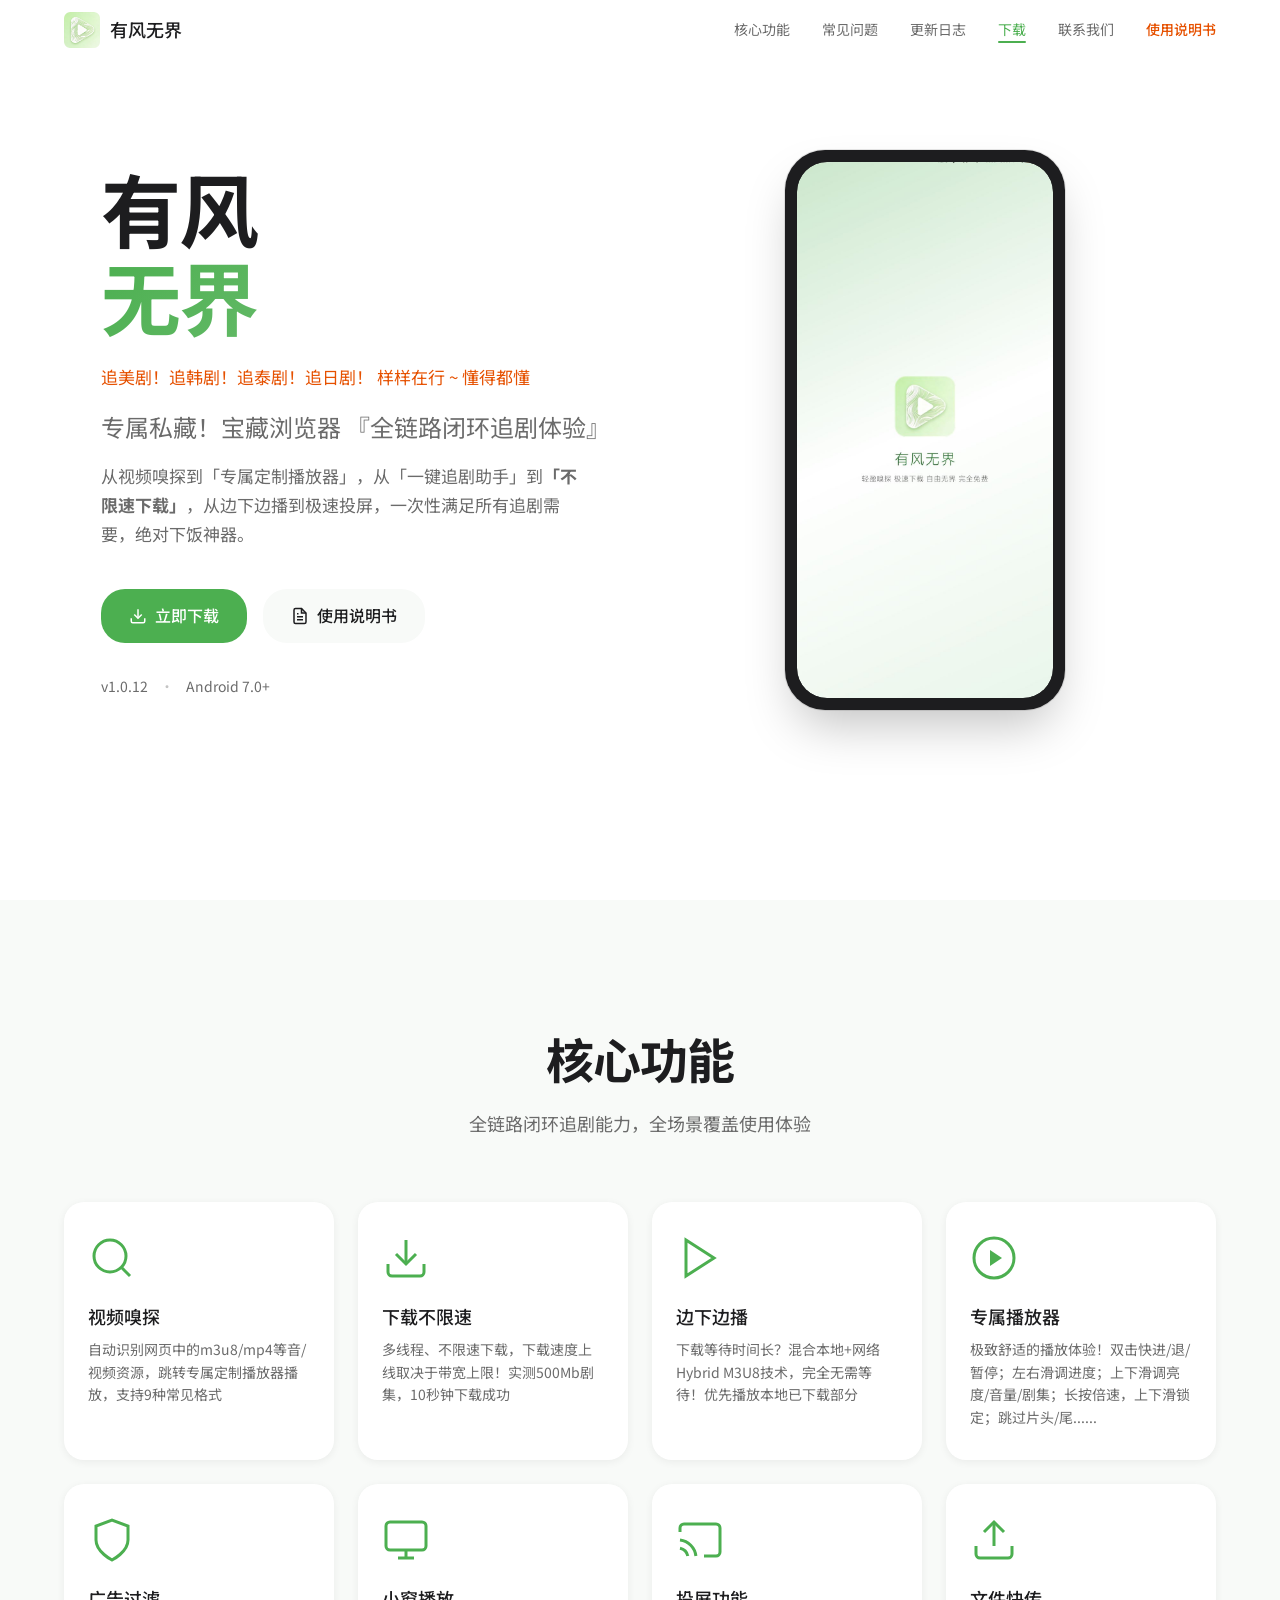
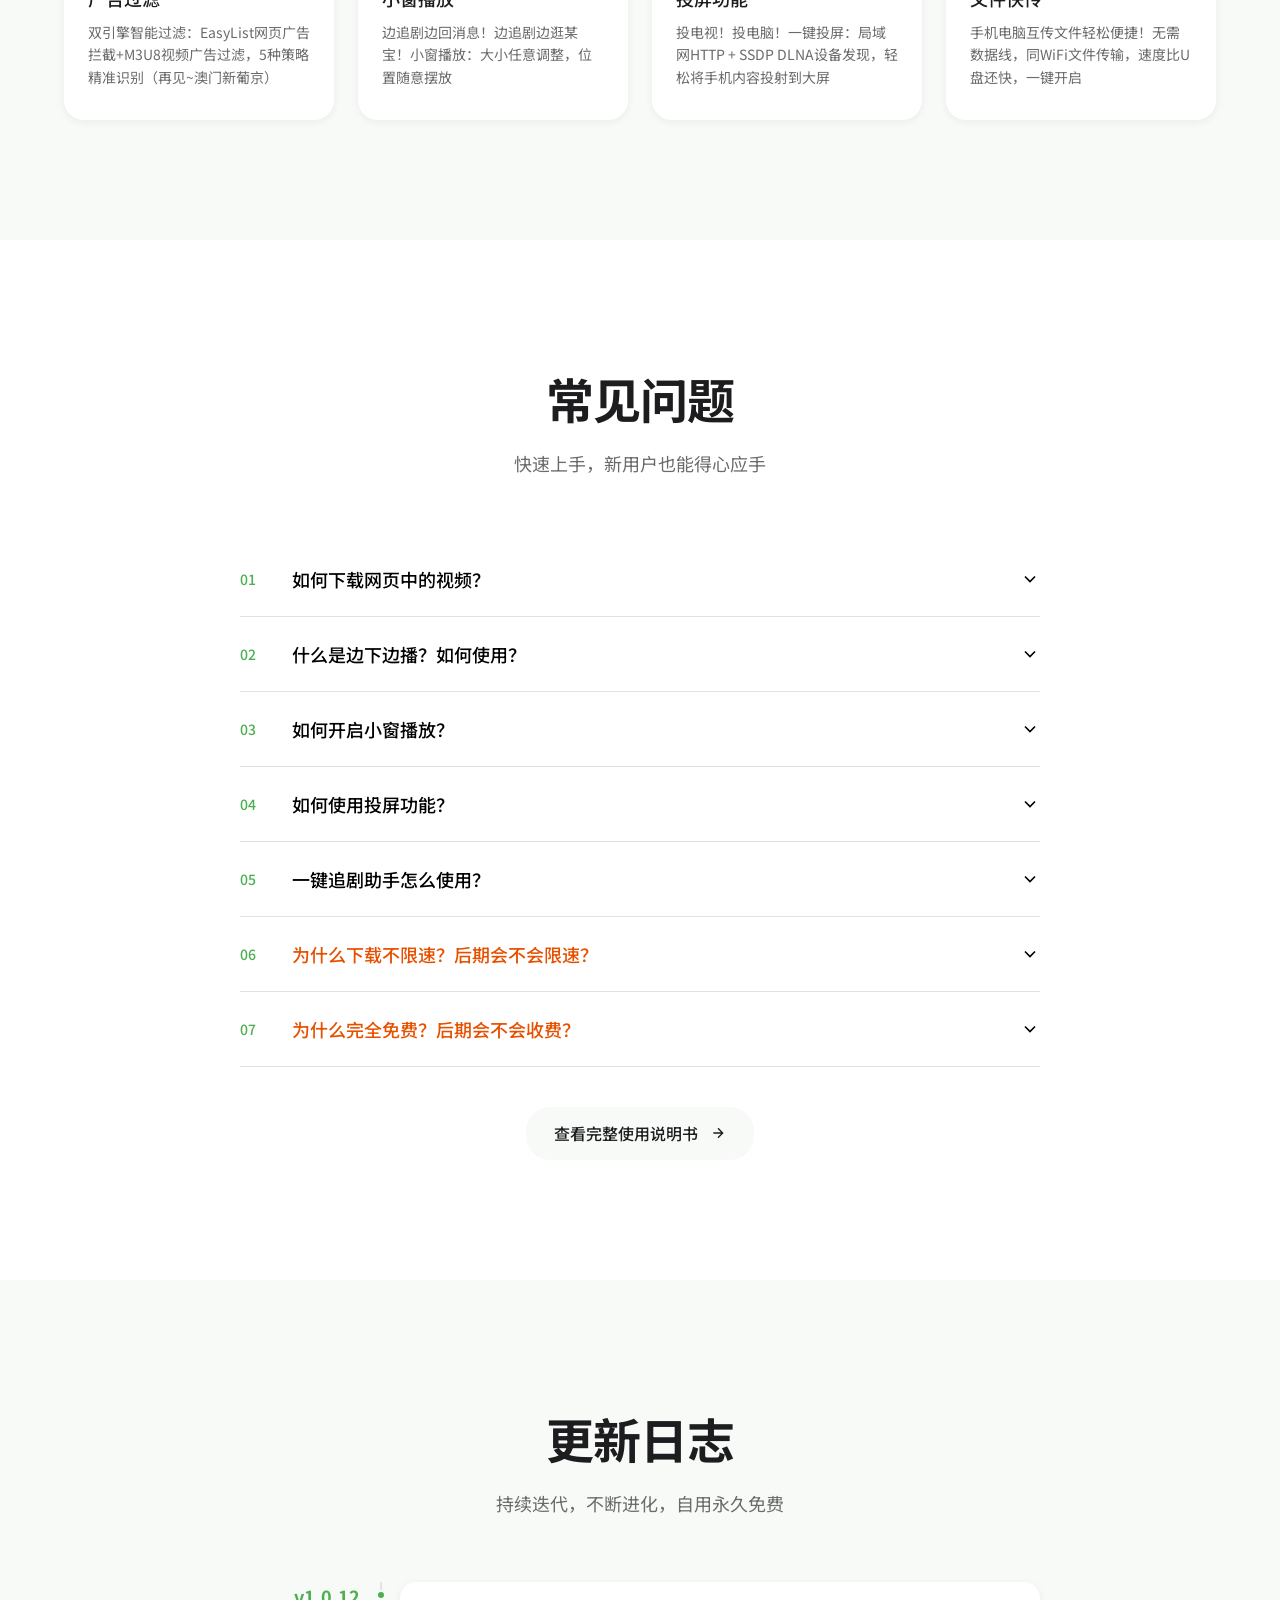
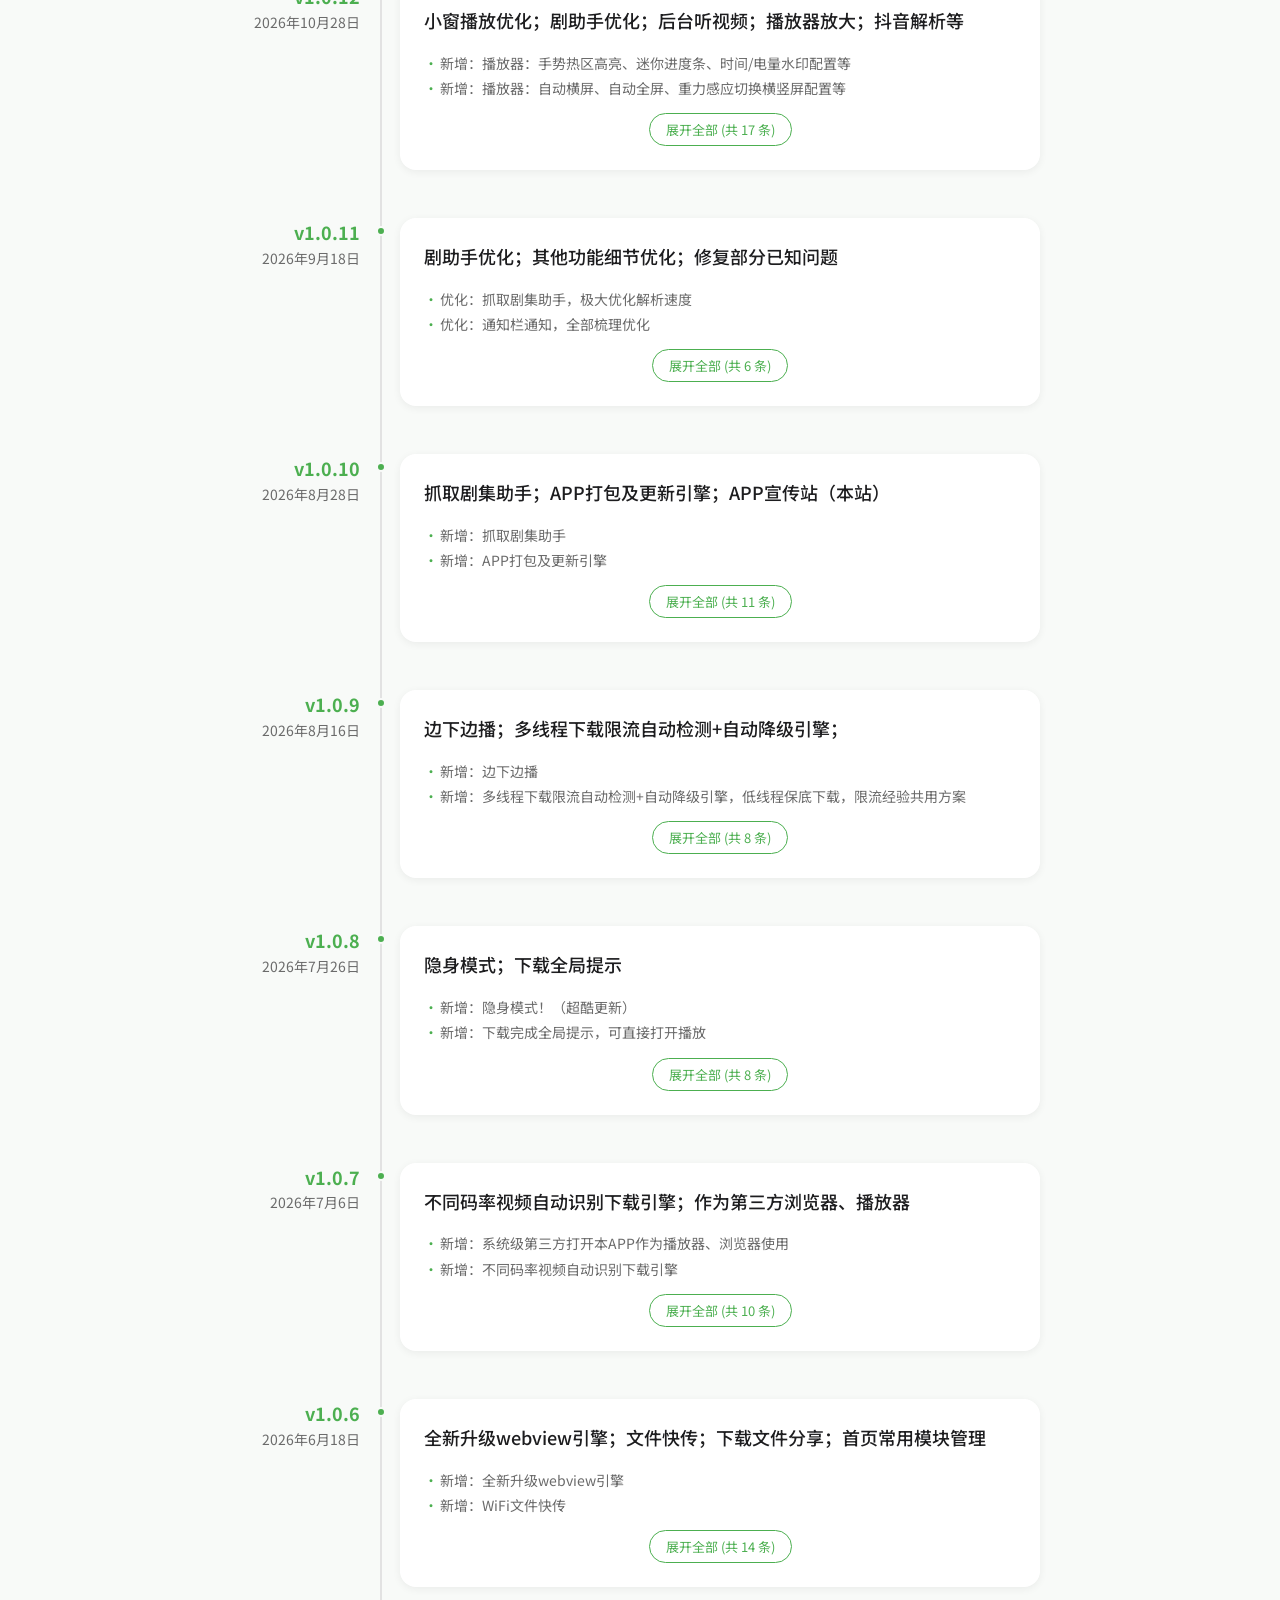
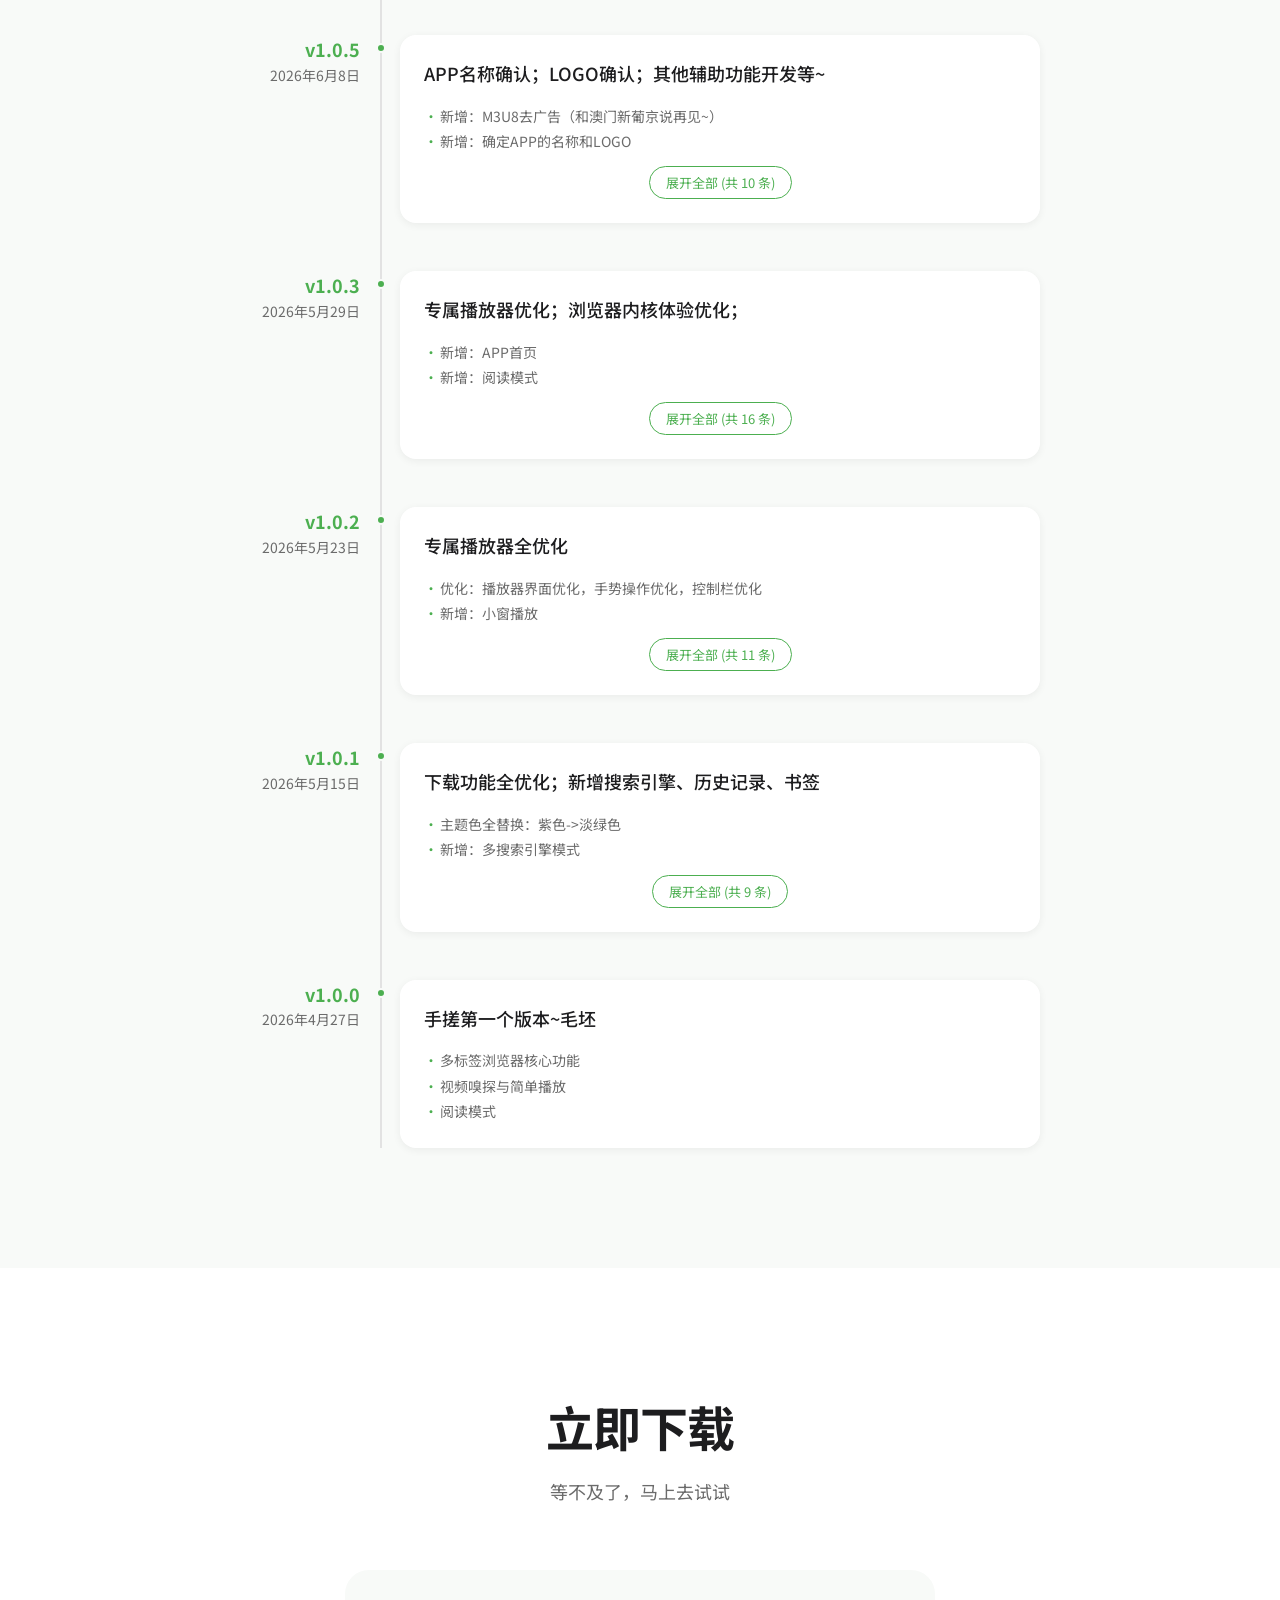
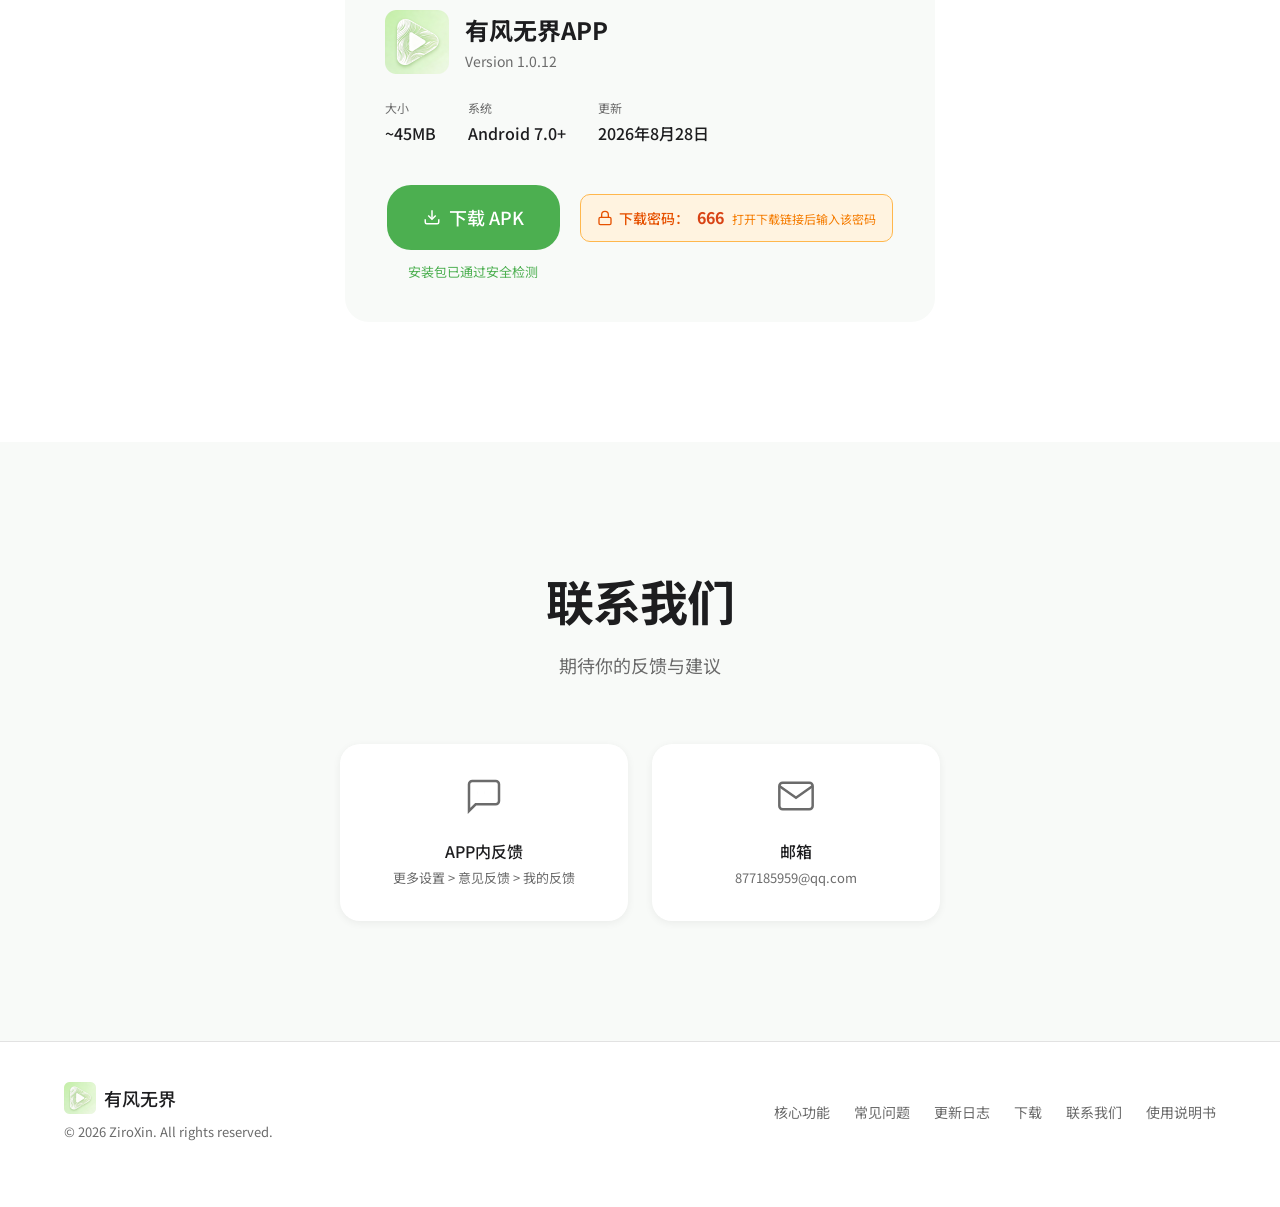
<file: index.html>
<!DOCTYPE html>
<html lang="zh-CN">
<head>
    <meta charset="UTF-8">
    <meta name="viewport" content="width=device-width, initial-scale=1.0">
    <title>有风无界 - 专属私藏！宝藏浏览器</title>
    <meta name="description"
          content="有风无界 - 专属私藏！宝藏浏览器~ 追美剧，追韩剧，追泰剧，追日剧，样样都行。Android全栈视频浏览器，支持视频嗅探、边下边播、悬浮播放、广告过滤、投屏等功能">
    <meta name="keywords"
          content="有风无界, 追剧神器, 视频浏览器, 在线播放器, 视频嗅探, 下载不限速">
    <link rel="stylesheet" href="fonts/notosanssc.css">
    <link rel="stylesheet" href="style.css">
    <link rel="icon" type="image/png" href="favicon.png">
</head>
<body>
<!-- Header -->
<header class="header" id="header">
    <div class="container">
        <a href="#" class="logo">
            <img src="logo.png" alt="有风无界" class="logo-img">
            <span class="logo-text">有风无界</span>
        </a>
        <nav class="nav">
            <a href="#features" class="nav-link">核心功能</a>
            <a href="#guide" class="nav-link">常见问题</a>
            <a href="#changelog" class="nav-link">更新日志</a>
            <a href="#download" class="nav-link nav-link--cta">下载</a>
            <a href="#contact" class="nav-link">联系我们</a>
            <a href="guide.html" class="nav-link nav-link--guide">使用说明书</a>
        </nav>
        <button class="menu-toggle" id="menuToggle" aria-label="菜单">
            <span></span>
            <span></span>
            <span></span>
        </button>
    </div>
</header>

<!-- Mobile Nav Drawer (outside header to avoid stacking context) -->
<nav class="nav-mobile" id="navMobile">
    <div class="nav-mobile-header">
        <span class="nav-mobile-title">有风无界</span>
        <button class="nav-close" id="navClose" aria-label="关闭菜单">
            <svg width="16" height="16" viewBox="0 0 24 24" fill="none" stroke="currentColor"
                 stroke-width="2">
                <line x1="18" y1="6" x2="6" y2="18"/>
                <line x1="6" y1="6" x2="18" y2="18"/>
            </svg>
        </button>
    </div>
    <a href="#features" class="nav-link">核心功能</a>
    <a href="#guide" class="nav-link">常见问题</a>
    <a href="#changelog" class="nav-link">更新日志</a>
    <a href="#download" class="nav-link nav-link--cta">下载</a>
    <a href="#contact" class="nav-link">联系我们</a>
    <a href="guide.html" class="nav-link nav-link--guide">使用说明书</a>
</nav>

<!-- Hero Section -->
<section class="hero">
    <div class="container">
        <div class="hero-content">
            <h1 class="hero-title">
                <span class="hero-title-line">有风</span>
                <span class="hero-title-line hero-title-line--accent">无界</span>
            </h1>
            <p class="hero-description" style="color:#E65100;margin-bottom:16px;">
                追美剧！追韩剧！追泰剧！追日剧！ 样样在行 ~ 懂得都懂
            </p>
            <p class="hero-subtitle">专属私藏！宝藏浏览器 『全链路闭环追剧体验』</p>
            <p class="hero-description">
                从视频嗅探到「专属定制播放器」，从「一键追剧助手」到<b>「不限速下载」</b>，从边下边播到极速投屏，一次性满足所有追剧需要，绝对下饭神器。
            </p>
            <div class="hero-actions">
                <a href="#download" class="btn btn--primary">
                    <svg class="btn-icon" viewBox="0 0 24 24" fill="none" stroke="currentColor"
                         stroke-width="2">
                        <path d="M21 15v4a2 2 0 0 1-2 2H5a2 2 0 0 1-2-2v-4"/>
                        <polyline points="7 10 12 15 17 10"/>
                        <line x1="12" y1="15" x2="12" y2="3"/>
                    </svg>
                    立即下载
                </a>
                <a href="guide.html" class="btn btn--secondary">
                    <svg class="btn-icon" viewBox="0 0 24 24" fill="none" stroke="currentColor"
                         stroke-width="2">
                        <path d="M14 2H6a2 2 0 0 0-2 2v16a2 2 0 0 0 2 2h12a2 2 0 0 0 2-2V8z"/>
                        <polyline points="14 2 14 8 20 8"/>
                        <line x1="16" y1="13" x2="8" y2="13"/>
                        <line x1="16" y1="17" x2="8" y2="17"/>
                        <polyline points="10 9 9 9 8 9"/>
                    </svg>
                    使用说明书
                </a>
            </div>
            <div class="hero-meta">
                <span class="hero-version">v1.0.12</span>
                <span class="hero-separator">·</span>
                <span class="hero-platform">Android 7.0+</span>
            </div>
        </div>
        <div class="hero-visual">
            <div class="phone-mockup">
                <div class="phone-screen">
                    <div class="phone-carousel">
                        <img src="imgs/image1.jpg" alt="启动闪屏页" class="phone-slide active">
                        <img src="imgs/image3.jpg" alt="首页完整界面" class="phone-slide">
                        <img src="imgs/image10.jpg" alt="多标签切换" class="phone-slide">
                        <img src="imgs/image22.jpg" alt="投屏控制" class="phone-slide">
                        <img src="imgs/image24.jpg" alt="边下边播" class="phone-slide">
                        <img src="imgs/image26.jpg" alt="视频下载" class="phone-slide">
                        <img src="imgs/image29.jpg" alt="已下载列表" class="phone-slide">
                        <img src="imgs/image32.jpg" alt="历史记录" class="phone-slide">
                        <img src="imgs/image34.jpg" alt="文件快传" class="phone-slide">
                        <button class="carousel-btn carousel-btn--prev" aria-label="上一张">
                            <svg viewBox="0 0 24 24" fill="none" stroke="currentColor"
                                 stroke-width="2.5" stroke-linecap="round" stroke-linejoin="round">
                                <polyline points="15 18 9 12 15 6"/>
                            </svg>
                        </button>
                        <button class="carousel-btn carousel-btn--next" aria-label="下一张">
                            <svg viewBox="0 0 24 24" fill="none" stroke="currentColor"
                                 stroke-width="2.5" stroke-linecap="round" stroke-linejoin="round">
                                <polyline points="9 6 15 12 9 18"/>
                            </svg>
                        </button>
                    </div>
                </div>
            </div>
        </div>
    </div>
</section>

<!-- Features Section -->
<section class="features" id="features">
    <div class="container">
        <div class="section-header">
            <h2 class="section-title">核心功能</h2>
            <p class="section-subtitle">全链路闭环追剧能力，全场景覆盖使用体验</p>
        </div>
        <div class="features-grid">
            <div class="feature-card">
                <div class="feature-icon">
                    <svg viewBox="0 0 24 24" fill="none" stroke="currentColor" stroke-width="1.5">
                        <circle cx="11" cy="11" r="8"/>
                        <path d="m21 21-4.35-4.35"/>
                    </svg>
                </div>
                <h3 class="feature-title">视频嗅探</h3>
                <p class="feature-desc">
                    自动识别网页中的m3u8/mp4等音/视频资源，跳转专属定制播放器播放，支持9种常见格式</p>
            </div>
            <div class="feature-card">
                <div class="feature-icon">
                    <svg class="btn-icon" viewBox="0 0 24 24" fill="none" stroke="currentColor"
                         stroke-width="1.5">
                        <path d="M21 15v4a2 2 0 0 1-2 2H5a2 2 0 0 1-2-2v-4"/>
                        <polyline points="7 10 12 15 17 10"/>
                        <line x1="12" y1="15" x2="12" y2="3"/>
                    </svg>
                </div>
                <h3 class="feature-title">下载不限速</h3>
                <p class="feature-desc">
                    多线程、不限速下载，下载速度上线取决于带宽上限！实测500Mb剧集，10秒钟下载成功</p>
            </div>
            <div class="feature-card">
                <div class="feature-icon">
                    <svg viewBox="0 0 24 24" fill="none" stroke="currentColor" stroke-width="1.5">
                        <polygon points="5 3 19 12 5 21 5 3"/>
                    </svg>
                </div>
                <h3 class="feature-title">边下边播</h3>
                <p class="feature-desc">下载等待时间长？混合本地+网络Hybrid
                    M3U8技术，完全无需等待！优先播放本地已下载部分</p>
            </div>
            <div class="feature-card">
                <div class="feature-icon">
                    <svg viewBox="0 0 24 24" fill="none" stroke="currentColor" stroke-width="1.5">
                        <circle cx="12" cy="12" r="10"/>
                        <polygon points="10 8 16 12 10 16 10 8" fill="currentColor" stroke="none"/>
                    </svg>
                </div>
                <h3 class="feature-title">专属播放器</h3>
                <p class="feature-desc">
                    极致舒适的播放体验！双击快进/退/暂停；左右滑调进度；上下滑调亮度/音量/剧集；长按倍速，上下滑锁定；跳过片头/尾......</p>
            </div>
            <div class="feature-card">
                <div class="feature-icon">
                    <svg viewBox="0 0 24 24" fill="none" stroke="currentColor" stroke-width="1.5">
                        <path d="M12 22s8-4 8-10V5l-8-3-8 3v7c0 6 8 10 8 10z"/>
                    </svg>
                </div>
                <h3 class="feature-title">广告过滤</h3>
                <p class="feature-desc">
                    双引擎智能过滤：EasyList网页广告拦截+M3U8视频广告过滤，5种策略精准识别（再见~澳门新葡京）</p>
            </div>
            <div class="feature-card">
                <div class="feature-icon">
                    <svg viewBox="0 0 24 24" fill="none" stroke="currentColor" stroke-width="1.5">
                        <rect x="2" y="3" width="20" height="14" rx="2" ry="2"/>
                        <line x1="8" y1="21" x2="16" y2="21"/>
                        <line x1="12" y1="17" x2="12" y2="21"/>
                    </svg>
                </div>
                <h3 class="feature-title">小窗播放</h3>
                <p class="feature-desc">
                    边追剧边回消息！边追剧边逛某宝！小窗播放：大小任意调整，位置随意摆放</p>
            </div>
            <div class="feature-card">
                <div class="feature-icon">
                    <svg viewBox="0 0 24 24" fill="none" stroke="currentColor" stroke-width="1.5">
                        <path d="M2 16.1A5 5 0 0 1 5.9 20M2 12.05A9 9 0 0 1 9.95 20M2 8V6a2 2 0 0 1 2-2h16a2 2 0 0 1 2 2v12a2 2 0 0 1-2 2h-6"/>
                        <line x1="2" y1="20" x2="2.01" y2="20"/>
                    </svg>
                </div>
                <h3 class="feature-title">投屏功能</h3>
                <p class="feature-desc">投电视！投电脑！一键投屏：局域网HTTP + SSDP
                    DLNA设备发现，轻松将手机内容投射到大屏</p>
            </div>
            <div class="feature-card">
                <div class="feature-icon">
                    <svg viewBox="0 0 24 24" fill="none" stroke="currentColor" stroke-width="1.5">
                        <path d="M21 15v4a2 2 0 0 1-2 2H5a2 2 0 0 1-2-2v-4"/>
                        <polyline points="17 8 12 3 7 8"/>
                        <line x1="12" y1="3" x2="12" y2="15"/>
                    </svg>
                </div>
                <h3 class="feature-title">文件快传</h3>
                <p class="feature-desc">
                    手机电脑互传文件轻松便捷！无需数据线，同WiFi文件传输，速度比U盘还快，一键开启</p>
            </div>
        </div>
    </div>
</section>

<!-- Guide Section -->
<section class="guide" id="guide">
    <div class="container">
        <div class="section-header">
            <h2 class="section-title">常见问题</h2>
            <p class="section-subtitle">快速上手，新用户也能得心应手</p>
        </div>
        <div class="guide-list">
            <div class="guide-item">
                <button class="guide-trigger">
                    <span class="guide-number">01</span>
                    <span class="guide-question">如何下载网页中的视频？</span>
                    <svg class="guide-arrow" viewBox="0 0 24 24" fill="none" stroke="currentColor"
                         stroke-width="2">
                        <polyline points="6 9 12 15 18 9"/>
                    </svg>
                </button>
                <div class="guide-answer">
                    <p>1. 打开浏览器，搜索要追的剧集名称（例如：老友记），打开可播放视频的网页</p>
                    <p>2. APP自动识别页面中的视频资源</p>
                    <p>3. APP自动打开专属播放器，加载展示资源列表</p>
                    <p>4. APP自动开始播放视频，如果检测到新的资源，会实时更新资源列表</p>
                    <p>5.
                        可以观看在线视频，也可以点击下载按钮（支持自动提示下载），弹出下载对话框修改剧名，点击确定开始在下载</p>
                    <p>6. 在下载管理中查看进度，支持断点续传</p>
                </div>
            </div>
            <div class="guide-item">
                <button class="guide-trigger">
                    <span class="guide-number">02</span>
                    <span class="guide-question">什么是边下边播？如何使用？</span>
                    <svg class="guide-arrow" viewBox="0 0 24 24" fill="none" stroke="currentColor"
                         stroke-width="2">
                        <polyline points="6 9 12 15 18 9"/>
                    </svg>
                </button>
                <div class="guide-answer">
                    <p>
                        边下边播：视频下载中就能开始看！已下载的部分自动播放本地资源，未下载的播放网络资源。</p>
                    <p>1. 开始下载一个视频</p>
                    <p>2. 在“下载中”列表内，点击“更多”按钮</p>
                    <p>3. 弹出菜单内点击“边下边播”</p>
                    <p>4. APP自动跳转专属播放器开始播放，已下载部分本地播放，未下载部分在线加载</p>
                    <p>5. 实时显示下载进度，下载完成自动切换本地资源！</p>
                </div>
            </div>
            <div class="guide-item">
                <button class="guide-trigger">
                    <span class="guide-number">03</span>
                    <span class="guide-question">如何开启小窗播放？</span>
                    <svg class="guide-arrow" viewBox="0 0 24 24" fill="none" stroke="currentColor"
                         stroke-width="2">
                        <polyline points="6 9 12 15 18 9"/>
                    </svg>
                </button>
                <div class="guide-answer">
                    <p>1. 在专属播放器内播放视频时，点击右侧中间小窗播放按钮</p>
                    <p>2.
                        视频会缩小为可拖动的悬浮小窗（首次打开，会提示开启系统“在其他窗口上层显示”的权限）</p>
                    <p>3. 小窗可自由拖动调整大小，也可以随意拖动到屏幕任意位置</p>
                    <p>4. 支持通知栏控制：暂停/播放、上一集/下一集、长按倍速等</p>
                    <p>5.
                        点击右上角x号，或拖动到屏幕地区关闭区域，可快速关闭小窗（打开APP仍会继续播放）</p>
                </div>
            </div>
            <div class="guide-item">
                <button class="guide-trigger">
                    <span class="guide-number">04</span>
                    <span class="guide-question">如何使用投屏功能？</span>
                    <svg class="guide-arrow" viewBox="0 0 24 24" fill="none" stroke="currentColor"
                         stroke-width="2">
                        <polyline points="6 9 12 15 18 9"/>
                    </svg>
                </button>
                <div class="guide-answer">
                    <p>1. 确保手机和投屏设备在同一局域网</p>
                    <p>2. 在播放界面点击投屏按钮</p>
                    <p>3. 系统会自动搜索可用的DLNA设备</p>
                    <p>4. 电视可以安装配套PC投屏软件，一键投屏，自动开始播放</p>
                    <p>5. PC端可以打开浏览器，手动输入投屏地址，直接播放</p>
                </div>
            </div>
            <div class="guide-item">
                <button class="guide-trigger">
                    <span class="guide-number">05</span>
                    <span class="guide-question">一键追剧助手怎么使用？</span>
                    <svg class="guide-arrow" viewBox="0 0 24 24" fill="none" stroke="currentColor"
                         stroke-width="2">
                        <polyline points="6 9 12 15 18 9"/>
                    </svg>
                </button>
                <div class="guide-answer">
                    <p><strong>剧集选取</strong>：</p>
                    <p>1. 打开要追的剧集（例如：老友记第一季）列表页面</p>
                    <p>2. 点击APP底部导航“更多”按钮，点击“剧助手”，会进入选择剧集模式</p>
                    <p>3. 点选剧集所在区域（有辅助选择父级等），确定选取后，点击确认按钮</p>
                    <p>4.
                        自动解析区域内所有剧集，并弹出剧集选择弹窗（例如：第x集），输入剧集名称（老友记第一季）、选取要下载的剧集（支持全选），点击确定</p>
                    <p><strong>解析下载</strong>：</p>
                    <p>5.
                        自动进入剧集解析页面，等待解析完成（关闭页面后，可以从左下角泡泡条重新打开）</p>
                    <p>6.
                        等待解析完成后，自动创建下载任务，下载成功的剧集，自动进入同一分组“老友记第一季”</p>
                </div>
            </div>
            <div class="guide-item">
                <button class="guide-trigger">
                    <span class="guide-number">06</span>
                    <span class="guide-question"
                          style="color:#E65100;">为什么下载不限速？后期会不会限速？</span>
                    <svg class="guide-arrow" viewBox="0 0 24 24" fill="none" stroke="currentColor"
                         stroke-width="2">
                        <polyline points="6 9 12 15 18 9"/>
                    </svg>
                </button>
                <div class="guide-answer">
                    <p><strong>为什么不限速？</strong>：</p>
                    <p>1.
                        本App只是一个“辅助工具”，所有下载只和你自己的手机交互，不经过任何“我方”服务器</p>
                    <p>2. 因此“我方”没有任何成本~</p>
                    <p>3. 限速只能让本工具不好用，所以限速不符合我的利益</p>
                    <p><strong>后期会不会限速？</strong>：</p>
                    <p>4. 完全不会！</p>
                    <p>5. 还是上面的原因：“我和你站一边~ 限速不符合我方利益！”</p>
                </div>
            </div>
            <div class="guide-item">
                <button class="guide-trigger">
                    <span class="guide-number">07</span>
                    <span class="guide-question"
                          style="color:#E65100;">为什么完全免费？后期会不会收费？</span>
                    <svg class="guide-arrow" viewBox="0 0 24 24" fill="none" stroke="currentColor"
                         stroke-width="2">
                        <polyline points="6 9 12 15 18 9"/>
                    </svg>
                </button>
                <div class="guide-answer">
                    <p><strong>为什么完全免费？</strong>：</p>
                    <p>1. 有风无界本来是我自己开发给自己用的小助手！</p>
                    <p>2.
                        根据“马斯洛需求层次”理论，被人需要属于第三层次的“归属与爱的需求（社交需求）”</p>
                    <p>3. 我当然也有那种 “希望被人看到” 的小小虚荣心~</p>
                    <p>4. 所以把它分享出来，供大家一起用，只希望你给我点点赞，给点鼓励</p>
                    <p><strong>后期会不会收费？</strong>：</p>
                    <p>5. 绝对不会！</p>
                    <p>6. 本人普通牛马一枚~ 有风无界完全是我闲暇时间所作，我希望它一直纯粹下去</p>
                    <p>7.
                        说的矫情点：生命本没有意义，能有人通过它获取一点快乐，它就有意义了，我的生命也就多了一点意义</p>
                </div>
            </div>
        </div>
        <div class="guide-more">
            <a href="guide.html" class="btn btn--secondary">
                查看完整使用说明书
                <svg viewBox="0 0 24 24" fill="none" stroke="currentColor" stroke-width="2"
                     width="16" height="16">
                    <path d="M5 12h14M12 5l7 7-7 7"/>
                </svg>
            </a>
        </div>
    </div>
</section>

<!-- Changelog Section -->
<section class="changelog" id="changelog">
    <div class="container">
        <div class="section-header">
            <h2 class="section-title">更新日志</h2>
            <p class="section-subtitle">持续迭代，不断进化，自用永久免费</p>
        </div>
        <div class="timeline">
            <div class="timeline-item">
                <div class="timeline-marker">
                    <span class="timeline-version">v1.0.12</span>
                    <span class="timeline-date">2026年10月28日</span>
                </div>
                <div class="timeline-content">
                    <h3 class="timeline-title">小窗播放优化；剧助手优化；后台听视频；播放器放大；抖音解析等</h3>
                    <ul class="timeline-list">
                        <li>新增：播放器：手势热区高亮、迷你进度条、时间/电量水印配置等</li>
                        <li>新增：播放器：自动横屏、自动全屏、重力感应切换横竖屏配置等</li>
                        <li>新增：播放器：后台听视频、长按倍速可选配置、画面捏合放大能力</li>
                        <li>新增：剧助手，解析失败重试机制</li>
                        <li>新增：小窗播放，UI优化：新增调节大小把手、新增快进快退按钮、优化按钮样式</li>
                        <li>新增：小窗播放，拖动至底部直接关闭、关闭并恢复播放器</li>
                        <li>新增：长按多标签数按钮，快捷关闭所有标签，恢复初始状态</li>
                        <li>优化：播放器手势调节：亮度、音量、快进快退，手势操作逻辑优化</li>
                        <li>优化：剧助手，样式优化、解析泡泡条隐藏逻辑</li>
                        <li>优化：优化已下载更多菜单、改造重命名功能</li>
                        <li>优化：在线影院样式</li>
                        <li>修复：播放器切除后，偶发无法切回app原状态bug</li>
                        <li>修复：小窗播放底部按钮操控bug</li>
                        <li>修复：横屏全屏时，底部操控异常bug</li>
                        <li>修复：其他类文件下载，扩展名错误等bug</li>
                        <li>修复：下载中排序逻辑bug</li>
                        <li>修复：剧助手多集偶发串集bug</li>
                    </ul>
                </div>
            </div>
            <div class="timeline-item">
                <div class="timeline-marker">
                    <span class="timeline-version">v1.0.11</span>
                    <span class="timeline-date">2026年9月18日</span>
                </div>
                <div class="timeline-content">
                    <h3 class="timeline-title">剧助手优化；其他功能细节优化；修复部分已知问题</h3>
                    <ul class="timeline-list">
                        <li>优化：抓取剧集助手，极大优化解析速度</li>
                        <li>优化：通知栏通知，全部梳理优化</li>
                        <li>优化：快进快退时长配置优化</li>
                        <li>优化：刷新提醒优化</li>
                        <li>优化：其他功能细节优化</li>
                        <li>修复：修复部分已知问题</li>
                    </ul>
                </div>
            </div>
            <div class="timeline-item">
                <div class="timeline-marker">
                    <span class="timeline-version">v1.0.10</span>
                    <span class="timeline-date">2026年8月28日</span>
                </div>
                <div class="timeline-content">
                    <h3 class="timeline-title">抓取剧集助手；APP打包及更新引擎；APP宣传站（本站）</h3>
                    <ul class="timeline-list">
                        <li>新增：抓取剧集助手</li>
                        <li>新增：APP打包及更新引擎</li>
                        <li>新增：APP宣传站（本站）</li>
                        <li>优化：专属播放器，细节体验精调</li>
                        <li>优化：精简 APK 安装包（75M->45M）</li>
                        <li>优化：边下边播核心组件优化，整体播放引擎更新</li>
                        <li>优化：进入/退出隐身模式UI</li>
                        <li>优化：更新弹窗UI</li>
                        <li>优化：隐私政策内容升级</li>
                        <li>修复：自动下载提示复选框显示bug</li>
                        <li>修复：跨版本更新bug</li>
                    </ul>
                </div>
            </div>
            <div class="timeline-item">
                <div class="timeline-marker">
                    <span class="timeline-version">v1.0.9</span>
                    <span class="timeline-date">2026年8月16日</span>
                </div>
                <div class="timeline-content">
                    <h3 class="timeline-title">边下边播；多线程下载限流自动检测+自动降级引擎；</h3>
                    <ul class="timeline-list">
                        <li>新增：边下边播</li>
                        <li>
                            新增：多线程下载限流自动检测+自动降级引擎，低线程保底下载，限流经验共用方案
                        </li>
                        <li>新增：文件缺失导致的下载失败，手动强制合并</li>
                        <li>优化：M3U8广告过滤策略，再次升级优化</li>
                        <li>优化：边下边播易用性优化</li>
                        <li>修复：m3u8广告过滤测试工具和真实下载规则不同bug</li>
                        <li>修复：已下载多选功能的bug</li>
                        <li>修复：部分已知bug</li>
                    </ul>
                </div>
            </div>
            <div class="timeline-item">
                <div class="timeline-marker">
                    <span class="timeline-version">v1.0.8</span>
                    <span class="timeline-date">2026年7月26日</span>
                </div>
                <div class="timeline-content">
                    <h3 class="timeline-title">隐身模式；下载全局提示</h3>
                    <ul class="timeline-list">
                        <li>新增：隐身模式！（超酷更新）</li>
                        <li>新增：下载完成全局提示，可直接打开播放</li>
                        <li>优化：已下载更多菜单功能优化</li>
                        <li>优化：M3U8广告过滤策略，再次升级优化</li>
                        <li>优化：下载失败界面优化，显示失败详细原因</li>
                        <li>优化：WiFi文件快传刷新按钮保底</li>
                        <li>修复：WiFi文件快传，偶发检测wifi状态失败的bug</li>
                        <li>修复：部分已知bug</li>
                    </ul>
                </div>
            </div>
            <div class="timeline-item">
                <div class="timeline-marker">
                    <span class="timeline-version">v1.0.7</span>
                    <span class="timeline-date">2026年7月6日</span>
                </div>
                <div class="timeline-content">
                    <h3 class="timeline-title">
                        不同码率视频自动识别下载引擎；作为第三方浏览器、播放器</h3>
                    <ul class="timeline-list">
                        <li>新增：系统级第三方打开本APP作为播放器、浏览器使用</li>
                        <li>新增：不同码率视频自动识别下载引擎</li>
                        <li>优化：M3U8广告过滤策略升级</li>
                        <li>优化：关于我</li>
                        <li>优化：搜索弹窗监听剪切板、搜索内容回显等</li>
                        <li>优化：底部状态栏沉浸式适配</li>
                        <li>优化：历史记录整体优化</li>
                        <li>优化：首页模块管理，拖拽排序优化</li>
                        <li>修复：偶发搜索抽屉不记录历史记录bug</li>
                        <li>修复：沉浸式状态栏颜色适配bug</li>
                    </ul>
                </div>
            </div>
            <div class="timeline-item">
                <div class="timeline-marker">
                    <span class="timeline-version">v1.0.6</span>
                    <span class="timeline-date">2026年6月18日</span>
                </div>
                <div class="timeline-content">
                    <h3 class="timeline-title">
                        全新升级webview引擎；文件快传；下载文件分享；首页常用模块管理</h3>
                    <ul class="timeline-list">
                        <li>新增：全新升级webview引擎</li>
                        <li>新增：WiFi文件快传</li>
                        <li>新增：播放器左右镜面翻转</li>
                        <li>新增：首页-模块管理</li>
                        <li>新增：浏览器默认起始页（空白标签页）</li>
                        <li>新增：下载文件拷贝至指定目录</li>
                        <li>优化：嗅探按钮支持位置自由拖动</li>
                        <li>优化：播放器声音独占体验</li>
                        <li>优化：底部导航样式优化</li>
                        <li>优化：浏览器页面强制缩放功能</li>
                        <li>优化：下载弹窗打开体验</li>
                        <li>修复：广告拦截导致网页加载慢等bug</li>
                        <li>修复：偶发APP闪退bug</li>
                        <li>修复：播放器控制等部分bug</li>
                    </ul>
                </div>
            </div>
            <div class="timeline-item">
                <div class="timeline-marker">
                    <span class="timeline-version">v1.0.5</span>
                    <span class="timeline-date">2026年6月8日</span>
                </div>
                <div class="timeline-content">
                    <h3 class="timeline-title">APP名称确认；LOGO确认；其他辅助功能开发等~</h3>
                    <ul class="timeline-list">
                        <li>新增：M3U8去广告（和澳门新葡京说再见~）</li>
                        <li>新增：确定APP的名称和LOGO</li>
                        <li>新增：投屏功能</li>
                        <li>新增：关于我们</li>
                        <li>新增：工单反馈模块</li>
                        <li>优化：整体界面优化，增加圆角等</li>
                        <li>优化：下载功能易用性优化</li>
                        <li>优化：播放器列表等</li>
                        <li>优化：搜索引擎搜索体验等优化</li>
                        <li>优化：已下载广告过滤反馈；下载错误反馈等</li>
                    </ul>
                </div>
            </div>
            <div class="timeline-item">
                <div class="timeline-marker">
                    <span class="timeline-version">v1.0.3</span>
                    <span class="timeline-date">2026年5月29日</span>
                </div>
                <div class="timeline-content">
                    <h3 class="timeline-title">专属播放器优化；浏览器内核体验优化；</h3>
                    <ul class="timeline-list">
                        <li>新增：APP首页</li>
                        <li>新增：阅读模式</li>
                        <li>新增：无痕模式</li>
                        <li>新增：广告拦截</li>
                        <li>新增：播放器新手指引</li>
                        <li>新增：播放器长按倍速锁定</li>
                        <li>新增：音频播放抢占资源控制器</li>
                        <li>新增：其他格式文件下载功能</li>
                        <li>优化：播放器滑动控制器（模拟B站滑动控制规则）大幅提升使用体验</li>
                        <li>优化：整体界面样式</li>
                        <li>优化：整体图标风格统一</li>
                        <li>优化：首页、浏览器页切换体验</li>
                        <li>修复：搜索引擎切换bug</li>
                        <li>修复：广告拦截造成嗅探失效bug</li>
                        <li>修复：浏览器加载bug</li>
                        <li>修复：下载中部分异常bug</li>
                    </ul>
                </div>
            </div>
            <div class="timeline-item">
                <div class="timeline-marker">
                    <span class="timeline-version">v1.0.2</span>
                    <span class="timeline-date">2026年5月23日</span>
                </div>
                <div class="timeline-content">
                    <h3 class="timeline-title">专属播放器全优化</h3>
                    <ul class="timeline-list">
                        <li>优化：播放器界面优化，手势操作优化，控制栏优化</li>
                        <li>新增：小窗播放</li>
                        <li>新增：深色模式</li>
                        <li>新增：沉浸式状态栏</li>
                        <li>新增：加密视频解密下载</li>
                        <li>优化：分离搜索历史和浏览器历史记录</li>
                        <li>优化：整体优化图标风格等</li>
                        <li>修复：搜索引擎部分bug</li>
                        <li>修复：搜索弹窗bug；下载自动跳小窗bug等</li>
                        <li>修复：视频下载提示防抖；我的下载刷新bug等</li>
                        <li>重要重构：下载逻辑整体梳理重构，明显提升下载速度</li>
                    </ul>
                </div>
            </div>
            <div class="timeline-item">
                <div class="timeline-marker">
                    <span class="timeline-version">v1.0.1</span>
                    <span class="timeline-date">2026年5月15日</span>
                </div>
                <div class="timeline-content">
                    <h3 class="timeline-title">下载功能全优化；新增搜索引擎、历史记录、书签</h3>
                    <ul class="timeline-list">
                        <li>主题色全替换：紫色->淡绿色</li>
                        <li>新增：多搜索引擎模式</li>
                        <li>新增：统一弹窗交互模式</li>
                        <li>新增：历史记录、书签模块</li>
                        <li>优化：已下载+下载中模块，大幅优化</li>
                        <li>优化：多线程下载，速度大幅提升</li>
                        <li>优化：下载设置，线程数、仅Wifi下载等</li>
                        <li>优化：已下载视频播放</li>
                        <li>优化：嗅探功能强势优化，效率提升5倍</li>
                    </ul>
                </div>
            </div>
            <div class="timeline-item">
                <div class="timeline-marker">
                    <span class="timeline-version">v1.0.0</span>
                    <span class="timeline-date">2026年4月27日</span>
                </div>
                <div class="timeline-content">
                    <h3 class="timeline-title">手搓第一个版本~毛坯</h3>
                    <ul class="timeline-list">
                        <li>多标签浏览器核心功能</li>
                        <li>视频嗅探与简单播放</li>
                        <li>阅读模式</li>
                    </ul>
                </div>
            </div>
        </div>
    </div>
</section>

<!-- Download Section -->
<section class="download" id="download">
    <div class="container">
        <div class="section-header">
            <h2 class="section-title">立即下载</h2>
            <p class="section-subtitle">等不及了，马上去试试</p>
        </div>
        <div class="download-card">
            <div class="download-info">
                <div class="download-app">
                    <img src="logo.png" alt="有风无界" class="download-icon">
                    <div>
                        <h3 class="download-name">有风无界APP</h3>
                        <p class="download-version">Version 1.0.12</p>
                    </div>
                </div>
                <div class="download-specs">
                    <div class="spec-item">
                        <span class="spec-label">大小</span>
                        <span class="spec-value">~45MB</span>
                    </div>
                    <div class="spec-item">
                        <span class="spec-label">系统</span>
                        <span class="spec-value">Android 7.0+</span>
                    </div>
                    <div class="spec-item">
                        <span class="spec-label">更新</span>
                        <span class="spec-value">2026年8月28日</span>
                    </div>
                </div>
            </div>
            <div class="download-actions">
                <a href="https://www.lanwp.com/b01euq5mni" target="_blank"
                   class="btn btn--primary btn--large">
                    <svg class="btn-icon" viewBox="0 0 24 24" fill="none" stroke="currentColor"
                         stroke-width="2">
                        <path d="M21 15v4a2 2 0 0 1-2 2H5a2 2 0 0 1-2-2v-4"/>
                        <polyline points="7 10 12 15 17 10"/>
                        <line x1="12" y1="15" x2="12" y2="3"/>
                    </svg>
                    下载 APK
                </a>
                <p class="download-password-tip">
                    <svg viewBox="0 0 24 24" fill="none" stroke="currentColor" stroke-width="2"
                         width="16" height="16">
                        <rect x="3" y="11" width="18" height="11" rx="2" ry="2"/>
                        <path d="M7 11V7a5 5 0 0 1 10 0v4"/>
                    </svg>
                    下载密码：<strong>666</strong>
                    <span class="download-password-hint">打开下载链接后输入该密码</span>
                </p>
                <p class="download-note">安装包已通过安全检测</p>
            </div>
        </div>
    </div>
</section>

<!-- Contact Section -->
<section class="contact" id="contact">
    <div class="container">
        <div class="section-header">
            <h2 class="section-title">联系我们</h2>
            <p class="section-subtitle">期待你的反馈与建议</p>
        </div>
        <div class="contact-grid">
            <div class="contact-card contact-card--placeholder">
                <svg class="contact-icon" viewBox="0 0 24 24" fill="none" stroke="currentColor"
                     stroke-width="1.5">
                    <path d="M21 15a2 2 0 0 1-2 2H7l-4 4V5a2 2 0 0 1 2-2h14a2 2 0 0 1 2 2z"/>
                    <path d="M8 10h.01M12 10h.01M16 10h.01"/>
                </svg>
                <h3 class="contact-title">APP内反馈</h3>
                <p class="contact-desc">更多设置 > 意见反馈 > 我的反馈</p>
            </div>
            <div class="contact-card contact-card--placeholder">
                <svg class="contact-icon" viewBox="0 0 24 24" fill="none" stroke="currentColor"
                     stroke-width="1.5">
                    <path d="M4 4h16c1.1 0 2 .9 2 2v12c0 1.1-.9 2-2 2H4c-1.1 0-2-.9-2-2V6c0-1.1.9-2 2-2z"/>
                    <polyline points="22,6 12,13 2,6"/>
                </svg>
                <h3 class="contact-title">邮箱</h3>
                <p class="contact-desc">877185959@qq.com</p>
            </div>
            <!--<div class="contact-card contact-card&#45;&#45;placeholder">
                <svg class="contact-icon" viewBox="0 0 24 24" fill="none" stroke="currentColor"
                     stroke-width="1.5">
                    <path d="M21 11.5a8.38 8.38 0 0 1-.9 3.8 8.5 8.5 0 0 1-7.6 4.7 8.38 8.38 0 0 1-3.8-.9L3 21l1.9-5.7a8.38 8.38 0 0 1-.9-3.8 8.5 8.5 0 0 1 4.7-7.6 8.38 8.38 0 0 1 3.8-.9h.5a8.48 8.48 0 0 1 8 8v.5z"/>
                </svg>
                <h3 class="contact-title">粉丝群</h3>
                <p class="contact-desc">待更新...</p>
            </div>-->
        </div>
    </div>
</section>

<!-- Footer -->
<footer class="footer">
    <div class="container">
        <div class="footer-content">
            <div class="footer-brand">
                <div class="footer-logo">
                    <img src="logo.png" alt="有风无界" class="footer-logo-img">
                    <span>有风无界</span>
                </div>
                <p class="footer-copyright">© 2026 ZiroXin. All rights reserved.</p>
            </div>
            <div class="footer-links">
                <a href="#features">核心功能</a>
                <a href="#guide">常见问题</a>
                <a href="#changelog">更新日志</a>
                <a href="#download">下载</a>
                <a href="#contact">联系我们</a>
                <a href="guide.html">使用说明书</a>
            </div>
        </div>
    </div>
</footer>

<!-- Back to Top -->
<button class="back-to-top" id="backToTop" aria-label="回到顶部">
    <svg viewBox="0 0 24 24" fill="none" stroke="currentColor" stroke-width="2.5" width="20"
         height="20">
        <path d="M18 15l-6-6-6 6"/>
    </svg>
</button>

<script src="script.js"></script>
</body>
</html>
</file>
